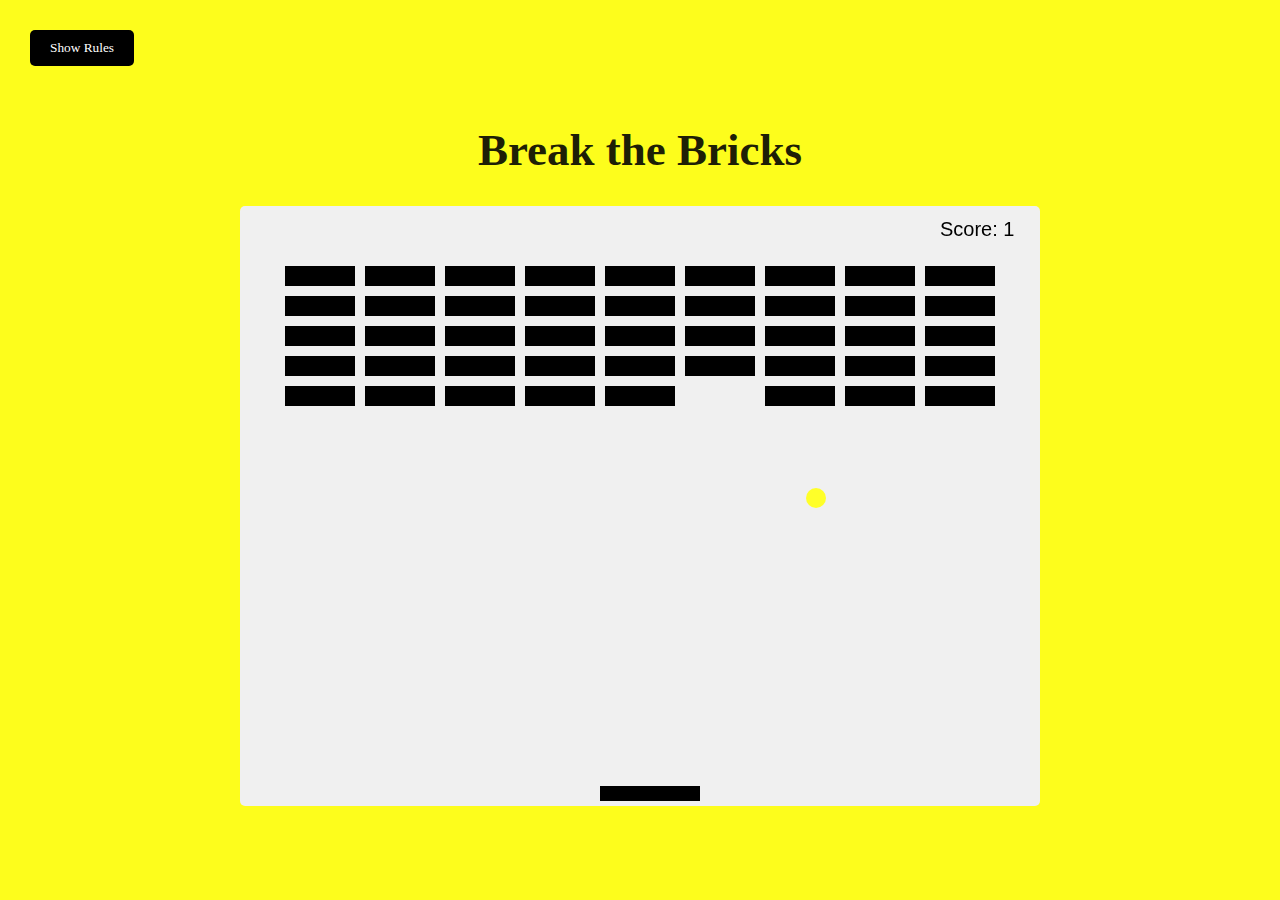
<file: vanillawebprojects-master/Break the bricks/index.html>
<!DOCTYPE html>
<html lang="en">
  <head>
    <meta charset="UTF-8" />
    <meta name="viewport" content="width=device-width, initial-scale=1.0" />
    <meta http-equiv="X-UA-Compatible" content="ie=edge" />
    <link rel="stylesheet" href="style.css" />
    <title>Break the Bricks</title>
  </head>
  <body>
    <h1>Break the Bricks</h1>
    <button id="rules-btn" class="btn rules-btn">Show Rules</button>
    <div id="rules" class="rules">
      <h2>Rules To Play:</h2>
      <p>
        Use your <- and -> keys for moving the down paddle.
      </p>
      <p>If you do not hit the ball with paddle then you score and bricks will reset.</p>
      <button id="close-btn" class="btn">Close</button>
    </div>

    <canvas id="canvas" width="800" height="600"></canvas>

    <script src="script.js"></script>
  </body>
</html>
</file>
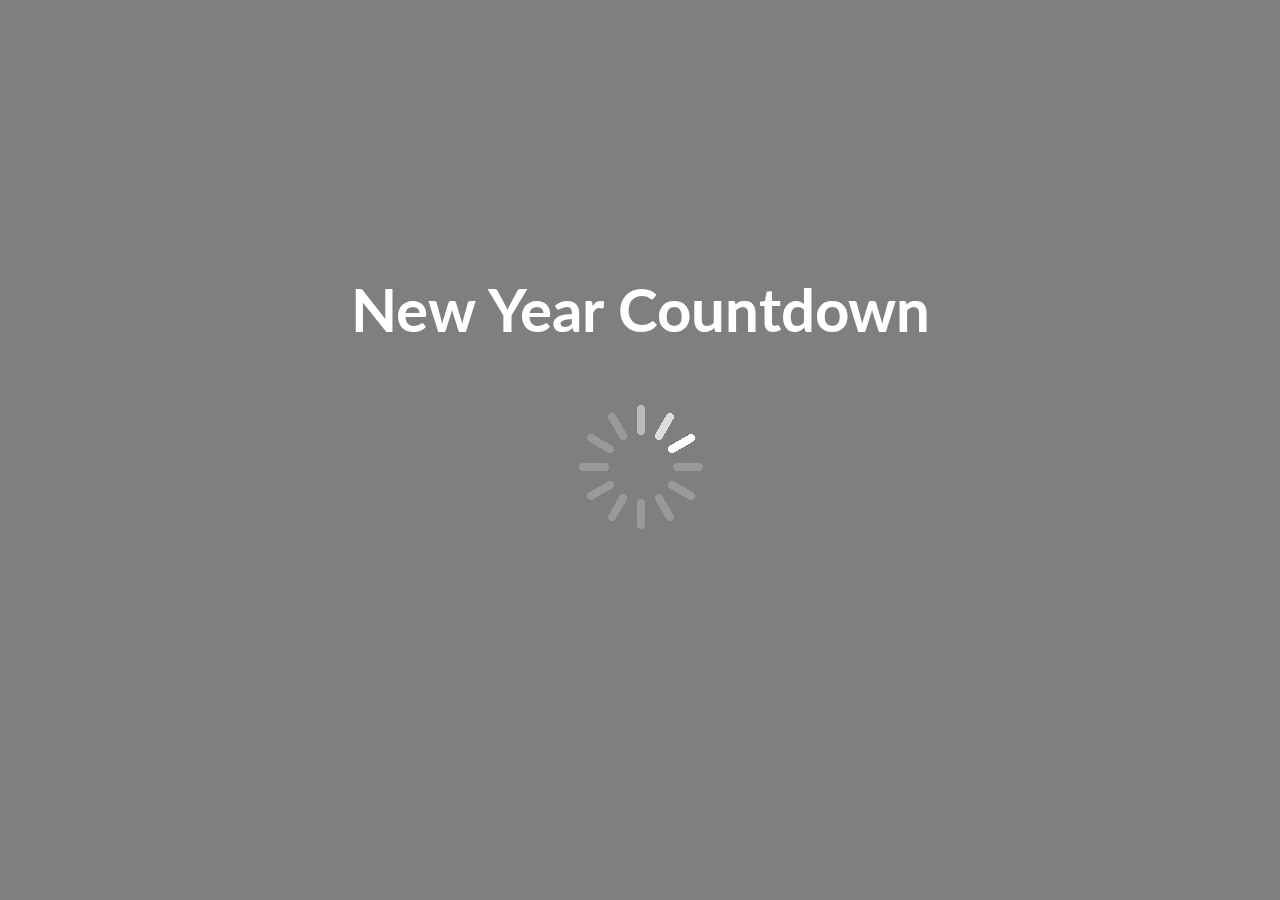
<file: vanillawebprojects-master/every new yr countdown/index.html>
<!DOCTYPE html>
<html lang="en">
  <head>
    <meta charset="UTF-8" />
    <meta name="viewport" content="width=device-width, initial-scale=1.0" />
    <meta http-equiv="X-UA-Compatible" content="ie=edge" />
    <link rel="stylesheet" href="style.css" />
    <title>New Year Countdown</title>
  </head>
  <body>
    <div id="year" class="year"></div>

    <h1>New Year Countdown</h1>

    <div id="countdown" class="countdown">
      <div class="time">
        <h2 id="days">00</h2>
        <small>days</small>
      </div>
      <div class="time">
        <h2 id="hours">00</h2>
        <small>hours</small>
      </div>
      <div class="time">
        <h2 id="minutes">00</h2>
        <small>minutes</small>
      </div>
      <div class="time">
        <h2 id="seconds">00</h2>
        <small>seconds</small>
      </div>
    </div>

    <img
      src="./img/spinner.gif"
      alt="Loading..."
      id="loading"
      class="loading"
    />

    <script src="script.js"></script>
  </body>
</html>
</file>
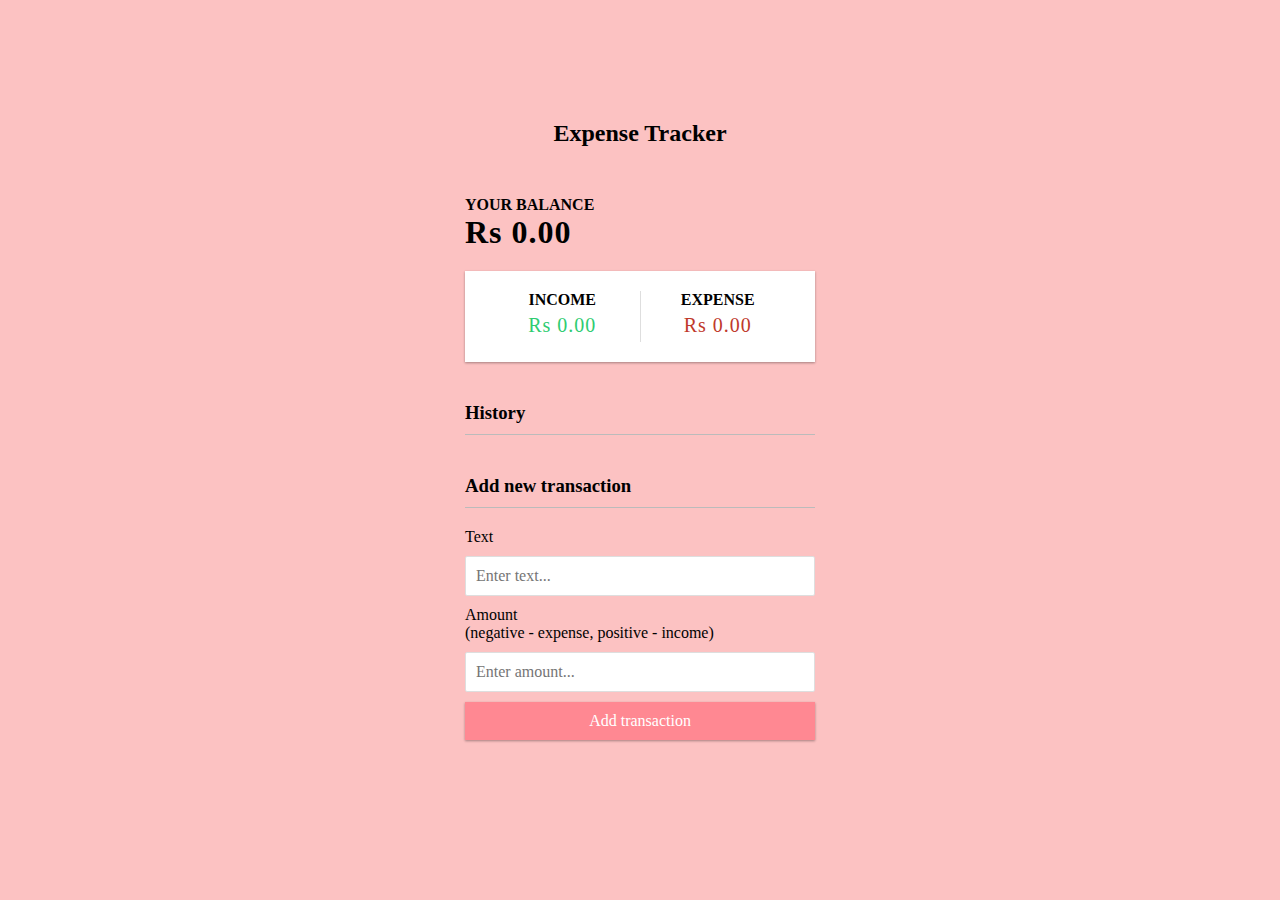
<file: vanillawebprojects-master/expense-tracker/index.html>
<!DOCTYPE html>
<html lang="en">
  <head>
    <meta charset="UTF-8" />
    <meta name="viewport" content="width=device-width, initial-scale=1.0" />
    <meta http-equiv="X-UA-Compatible" content="ie=edge" />
    <link rel="stylesheet" href="style.css" />
    <title>Expense Tracker</title>
  </head>
  <body>
    <h2>Expense Tracker</h2>

    <div class="container">
      <h4>Your Balance</h4>
      <h1 id="balance">Rs.0.00</h1>

      <div class="inc-exp-container">
        <div>
          <h4>Income</h4>
          <p id="money-plus" class="money plus">+Rs 0.00</p>
        </div>
        <div>
          <h4>Expense</h4>
          <p id="money-minus" class="money minus">-Rs 0.00</p>
        </div>
      </div>

      <h3>History</h3>
      <ul id="list" class="list">
        <!-- <li class="minus">
          Cash <span>-$400</span><button class="delete-btn">x</button>
        </li> -->
      </ul>

      <h3>Add new transaction</h3>
      <form id="form">
        <div class="form-control">
          <label for="text">Text</label>
          <input type="text" id="text" placeholder="Enter text..." />
        </div>
        <div class="form-control">
          <label for="amount"
            >Amount <br />
            (negative - expense, positive - income)</label
          >
          <input type="number" id="amount" placeholder="Enter amount..." />
        </div>
        <button class="btn">Add transaction</button>
      </form>
    </div>

    <script src="script.js"></script>
  </body>
</html>
</file>
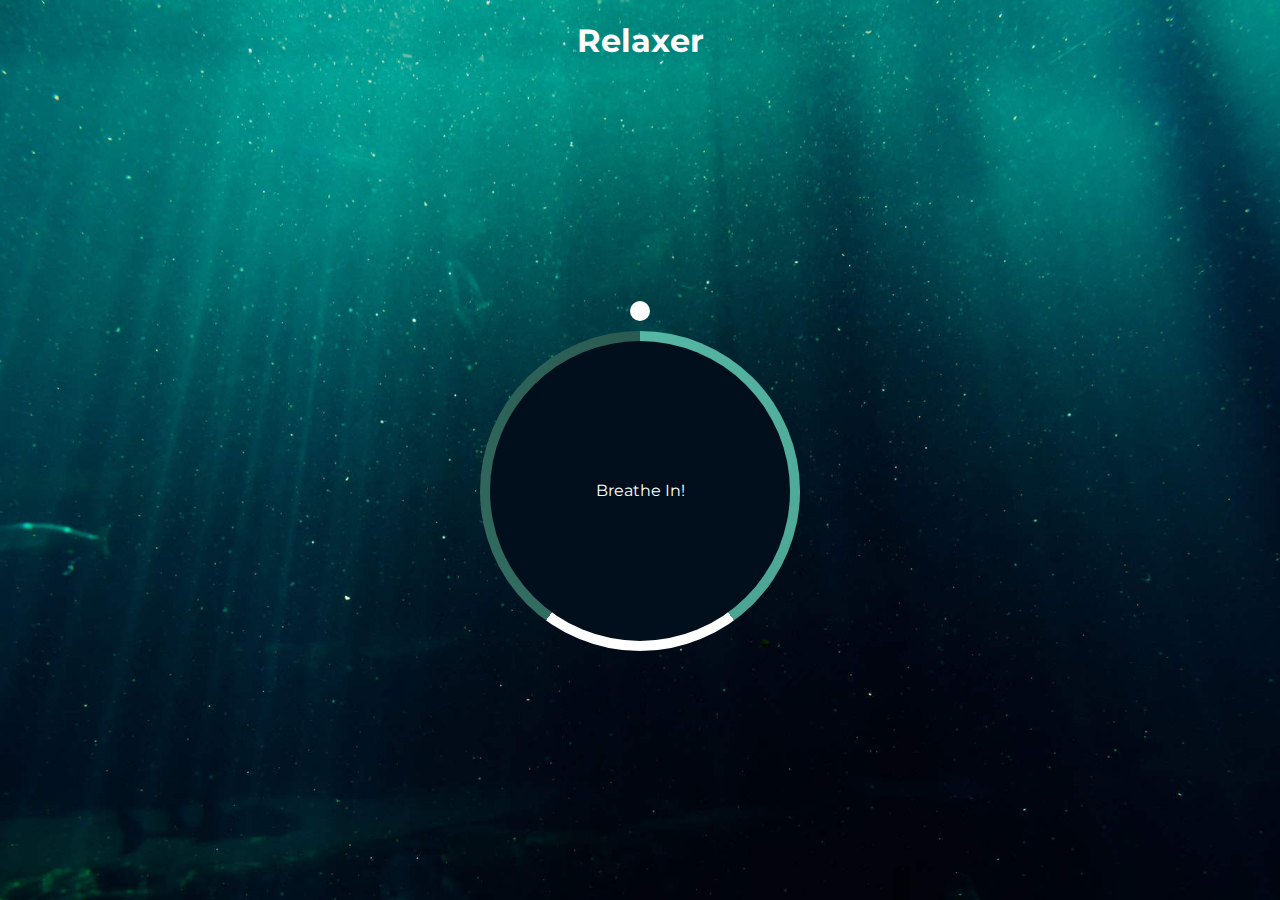
<file: vanillawebprojects-master/mind Relaxing app/index.html>
<!DOCTYPE html>
<html lang="en">
  <head>
    <meta charset="UTF-8" />
    <meta name="viewport" content="width=device-width, initial-scale=1.0" />
    <meta http-equiv="X-UA-Compatible" content="ie=edge" />
    <link rel="stylesheet" href="style.css" />
    <title>Relaxer</title>
  </head>
  <body>
    <h1>Relaxer</h1>

    <div class="container" id="container">
      <div class="circle"></div>

      <p id="text"></p>

      <div class="pointer-container">
        <span class="pointer"></span>
      </div>

      <div class="gradient-circle"></div>
    </div>

    <script src="script.js"></script>
  </body>
</html>
</file>
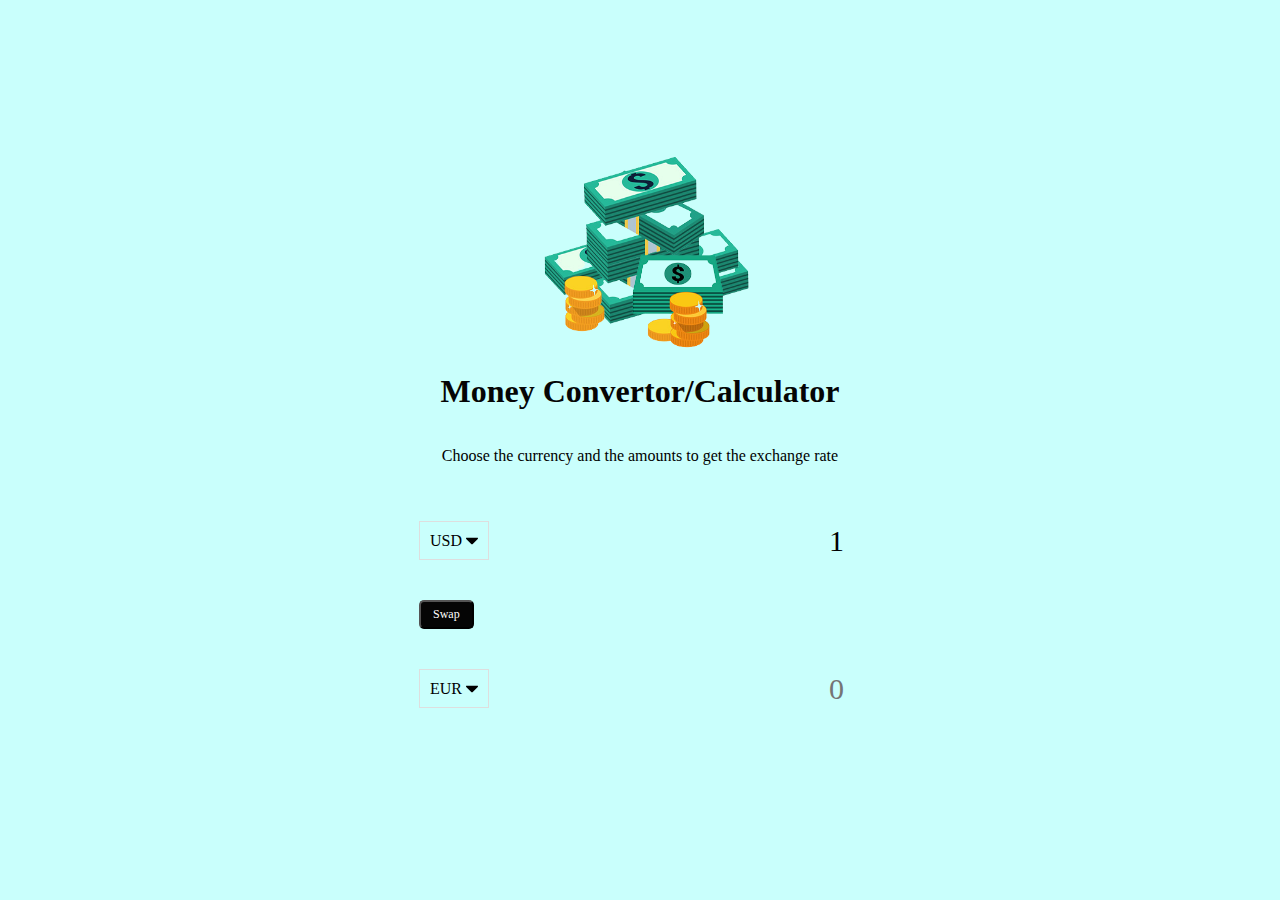
<file: vanillawebprojects-master/money convertor/index.html>
<!DOCTYPE html>
<html lang="en">
  <head>
    <meta charset="UTF-8" />
    <meta name="viewport" content="width=device-width, initial-scale=1.0" />
    <meta http-equiv="X-UA-Compatible" content="ie=edge" />
    <title>Exchange Rate Calculator</title>
    <link rel="stylesheet" href="style.css" />
  </head>
  <body>
    <img src="img/money-removebg-preview.png" alt="" class="money-img" />
    <h1>Money Convertor/Calculator</h1>
    <p>Choose the currency and the amounts to get the exchange rate</p>

    <div class="container">
      <div class="currency">
        <select id="currency-one">
          <option value="AED">AED</option>
          <option value="ARS">ARS</option>
          <option value="AUD">AUD</option>
          <option value="BGN">BGN</option>
          <option value="BRL">BRL</option>
          <option value="BSD">BSD</option>
          <option value="CAD">CAD</option>
          <option value="CHF">CHF</option>
          <option value="CLP">CLP</option>
          <option value="CNY">CNY</option>
          <option value="COP">COP</option>
          <option value="CZK">CZK</option>
          <option value="DKK">DKK</option>
          <option value="DOP">DOP</option>
          <option value="EGP">EGP</option>
          <option value="EUR">EUR</option>
          <option value="FJD">FJD</option>
          <option value="GBP">GBP</option>
          <option value="GTQ">GTQ</option>
          <option value="HKD">HKD</option>
          <option value="HRK">HRK</option>
          <option value="HUF">HUF</option>
          <option value="IDR">IDR</option>
          <option value="ILS">ILS</option>
          <option value="INR">INR</option>
          <option value="ISK">ISK</option>
          <option value="JPY">JPY</option>
          <option value="KRW">KRW</option>
          <option value="KZT">KZT</option>
          <option value="MXN">MXN</option>
          <option value="MYR">MYR</option>
          <option value="NOK">NOK</option>
          <option value="NZD">NZD</option>
          <option value="PAB">PAB</option>
          <option value="PEN">PEN</option>
          <option value="PHP">PHP</option>
          <option value="PKR">PKR</option>
          <option value="PLN">PLN</option>
          <option value="PYG">PYG</option>
          <option value="RON">RON</option>
          <option value="RUB">RUB</option>
          <option value="SAR">SAR</option>
          <option value="SEK">SEK</option>
          <option value="SGD">SGD</option>
          <option value="THB">THB</option>
          <option value="TRY">TRY</option>
          <option value="TWD">TWD</option>
          <option value="UAH">UAH</option>
          <option value="USD" selected>USD</option>
          <option value="UYU">UYU</option>
          <option value="VND">VND</option>
          <option value="ZAR">ZAR</option>
        </select>
        <input type="number" id="amount-one" placeholder="0" value="1" />
      </div>

      <div class="swap-rate-container">
        <button class="btn" id="swap">
          Swap
        </button>
        <div class="rate" id="rate"></div>
      </div>

      <div class="currency">
        <select id="currency-two">
          <option value="AED">AED</option>
          <option value="ARS">ARS</option>
          <option value="AUD">AUD</option>
          <option value="BGN">BGN</option>
          <option value="BRL">BRL</option>
          <option value="BSD">BSD</option>
          <option value="CAD">CAD</option>
          <option value="CHF">CHF</option>
          <option value="CLP">CLP</option>
          <option value="CNY">CNY</option>
          <option value="COP">COP</option>
          <option value="CZK">CZK</option>
          <option value="DKK">DKK</option>
          <option value="DOP">DOP</option>
          <option value="EGP">EGP</option>
          <option value="EUR" selected>EUR</option>
          <option value="FJD">FJD</option>
          <option value="GBP">GBP</option>
          <option value="GTQ">GTQ</option>
          <option value="HKD">HKD</option>
          <option value="HRK">HRK</option>
          <option value="HUF">HUF</option>
          <option value="IDR">IDR</option>
          <option value="ILS">ILS</option>
          <option value="INR">INR</option>
          <option value="ISK">ISK</option>
          <option value="JPY">JPY</option>
          <option value="KRW">KRW</option>
          <option value="KZT">KZT</option>
          <option value="MXN">MXN</option>
          <option value="MYR">MYR</option>
          <option value="NOK">NOK</option>
          <option value="NZD">NZD</option>
          <option value="PAB">PAB</option>
          <option value="PEN">PEN</option>
          <option value="PHP">PHP</option>
          <option value="PKR">PKR</option>
          <option value="PLN">PLN</option>
          <option value="PYG">PYG</option>
          <option value="RON">RON</option>
          <option value="RUB">RUB</option>
          <option value="SAR">SAR</option>
          <option value="SEK">SEK</option>
          <option value="SGD">SGD</option>
          <option value="THB">THB</option>
          <option value="TRY">TRY</option>
          <option value="TWD">TWD</option>
          <option value="UAH">UAH</option>
          <option value="USD">USD</option>
          <option value="UYU">UYU</option>
          <option value="VND">VND</option>
          <option value="ZAR">ZAR</option>
        </select>
        <input type="number" id="amount-two" placeholder="0" />
      </div>
    </div>

    <script src="script.js"></script>
  </body>
</html>
</file>
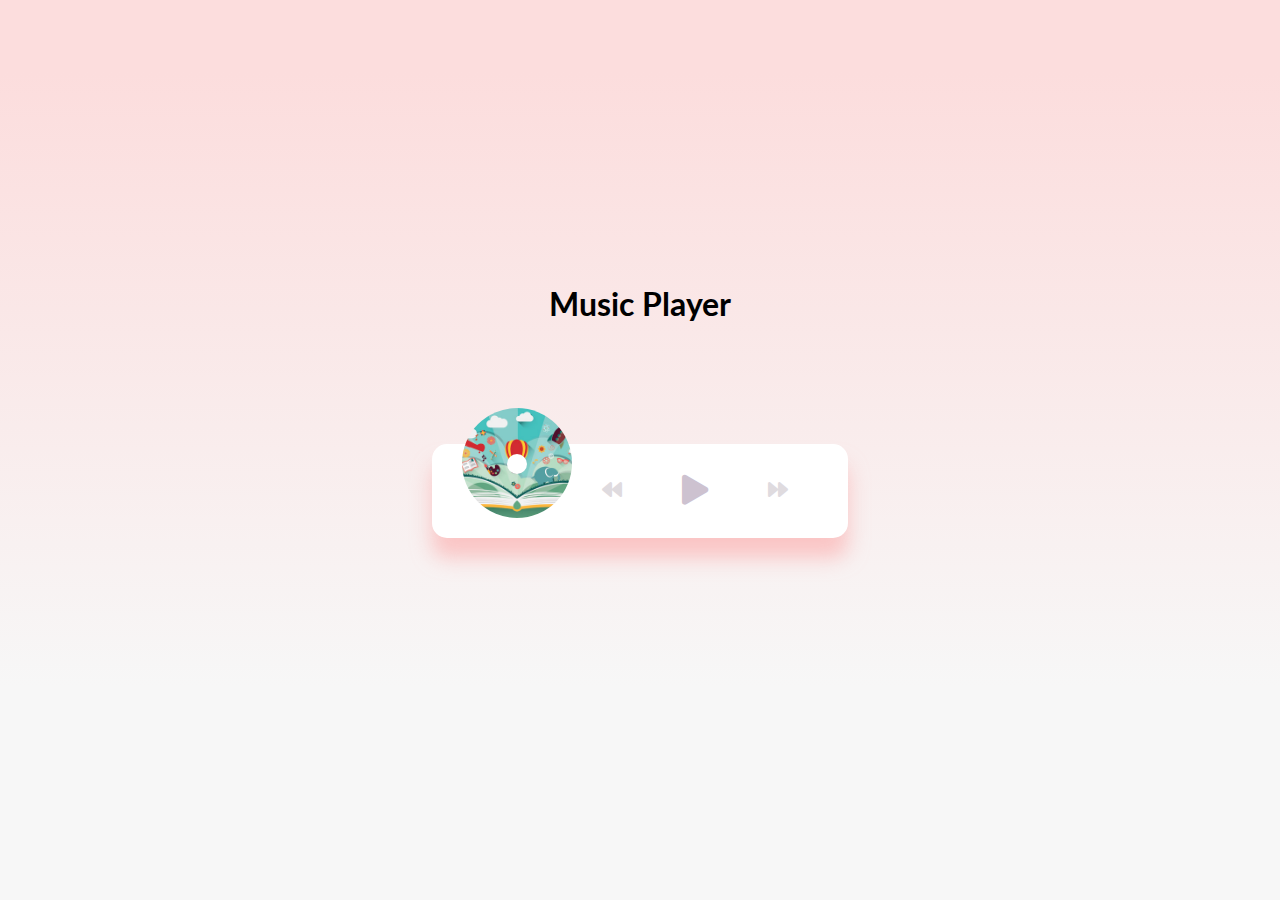
<file: vanillawebprojects-master/music card/index.html>
<!DOCTYPE html>
<html lang="en">
  <head>
    <meta charset="UTF-8" />
    <meta name="viewport" content="width=device-width, initial-scale=1.0" />
    <meta http-equiv="X-UA-Compatible" content="ie=edge" />
    <link
      rel="stylesheet"
      href="https://cdnjs.cloudflare.com/ajax/libs/font-awesome/5.10.2/css/all.min.css"
    />
    <link rel="stylesheet" href="style.css" />
    <title>Music Player</title>
  </head>
  <body>
    <h1>Music Player</h1>

    <div class="music-container" id="music-container">
      <div class="music-info">
        <h4 id="title"></h4>
        <div class="progress-container" id="progress-container">
          <div class="progress" id="progress"></div>
        </div>
      </div>

      <audio src="music/ukulele.mp3" id="audio"></audio>

      <div class="img-container">
        <img src="images/ukulele.jpg" alt="music-cover" id="cover" />
      </div>
      <div class="navigation">
        <button id="prev" class="action-btn">
          <i class="fas fa-backward"></i>
        </button>
        <button id="play" class="action-btn action-btn-big">
          <i class="fas fa-play"></i>
        </button>
        <button id="next" class="action-btn">
          <i class="fas fa-forward"></i>
        </button>
      </div>
    </div>

    <script src="script.js"></script>
  </body>
</html>
</file>
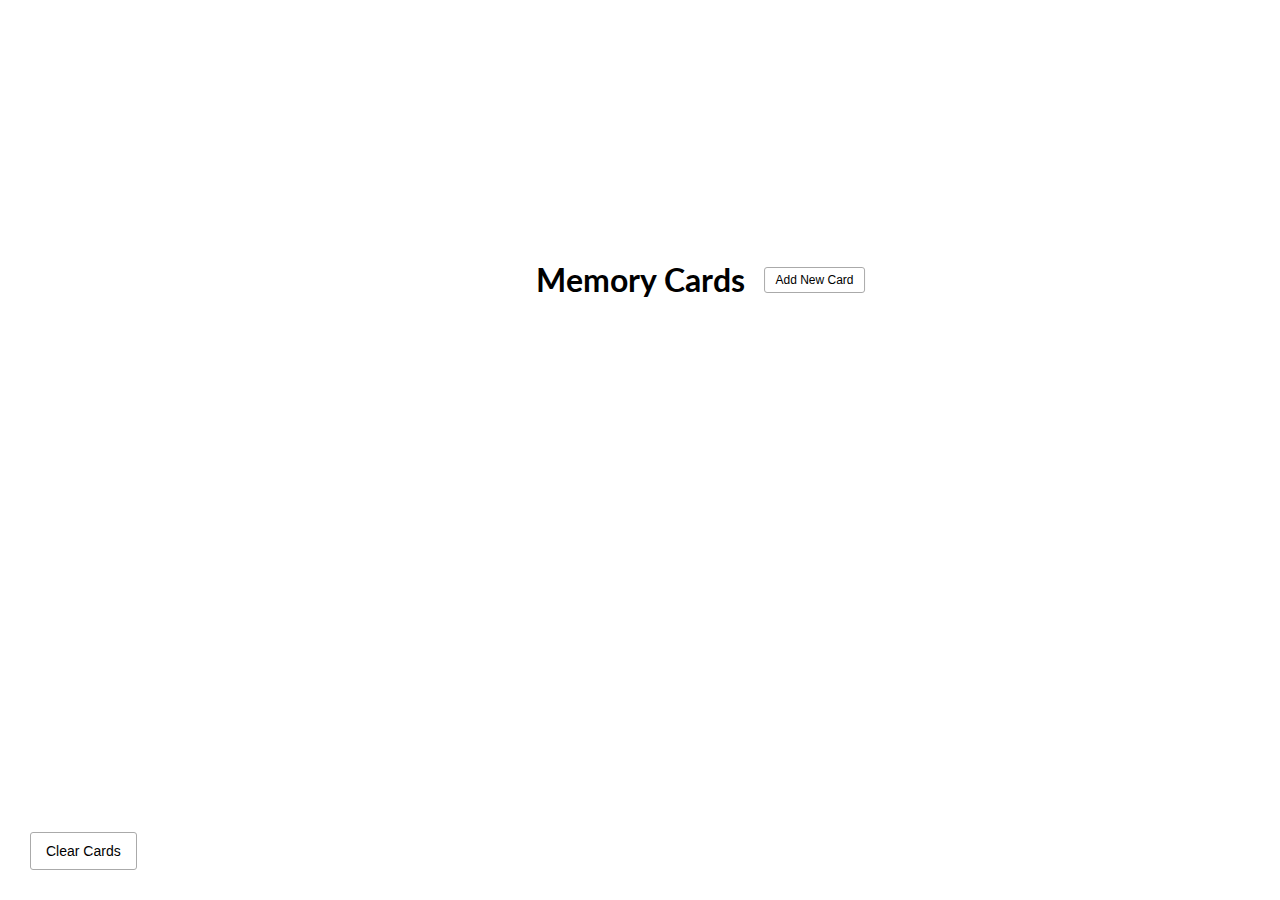
<file: vanillawebprojects-master/Remembering cards/index.html>
<!DOCTYPE html>
<html lang="en">
  <head>
    <meta charset="UTF-8" />
    <meta name="viewport" content="width=device-width, initial-scale=1.0" />
    <meta http-equiv="X-UA-Compatible" content="ie=edge" />
    <link
      rel="stylesheet"
      href="https://cdnjs.cloudflare.com/ajax/libs/font-awesome/5.11.2/css/all.min.css"
      integrity="sha256-+N4/V/SbAFiW1MPBCXnfnP9QSN3+Keu+NlB+0ev/YKQ="
      crossorigin="anonymous"
    />
    <link rel="stylesheet" href="style.css" />
    <title>Memory Cards</title>
  </head>
  <body>
    <button id="clear" class="clear btn">
      <i class="fas fa-trash"></i> Clear Cards
    </button>

    <h1>
      Memory Cards
      <button id="show" class="btn btn-small">
        <i class="fas fa-plus"></i> Add New Card
      </button>
    </h1>

    <div id="cards-container" class="cards">
      <!-- <div class="card active">
        <div class="inner-card">
          <div class="inner-card-front">
            <p>
              What is PHP?
            </p>
          </div>
          <div class="inner-card-back">
            <p>
              A programming language
            </p>
          </div>
        </div>
      </div>

      <div class="card">
        <div class="inner-card">
          <div class="inner-card-front">
            <p>
              What is PHP?
            </p>
          </div>
          <div class="inner-card-back">
            <p>
              A programming language
            </p>
          </div>
        </div>
      </div> -->
    </div>

    <div class="navigation">
      <button id="prev" class="nav-button">
        <i class="fas fa-arrow-left"></i>
      </button>

      <p id="current"></p>

      <button id="next" class="nav-button">
        <i class="fas fa-arrow-right"></i>
      </button>
    </div>

    <div id="add-container" class="add-container">
      <h1>
        Add New Card
        <button id="hide" class="btn btn-small btn-ghost">
          <i class="fas fa-times"></i>
        </button>
      </h1>

      <div class="form-group">
        <label for="question">Question</label>
        <textarea id="question" placeholder="Enter question..."></textarea>
      </div>

      <div class="form-group">
        <label for="answer">Answer</label>
        <textarea id="answer" placeholder="Enter Answer..."></textarea>
      </div>

      <button id="add-card" class="btn">
        <i class="fas fa-plus"></i> Add Card
      </button>
    </div>

    <script src="script.js"></script>
  </body>
</html>
</file>
<file: vanillawebprojects-master/Break the bricks/style.css>
* {
  box-sizing: border-box;
  font-family: cursive;
}

body {
  background-color:	#fdfd1c;
  display: flex;
  flex-direction: column;
  align-items: center;
  justify-content: center;
  font-family: Arial, Helvetica, sans-serif;
  min-height: 100vh;
  margin: 0;
}

h1 {
  font-size: 45px;
  color: rgb(30, 31, 6);
  font-family: cursive;
}

canvas {
  background: #f0f0f0;
  display: block;
  border-radius: 5px;
}

.btn {
  cursor: pointer;
  border: 0;
  padding: 10px 20px;
  background: #000;
  color: #fff;
  border-radius: 5px;
}

.btn:focus {
  outline: 0;
}

.btn:hover {
  background: #222;
}

.btn:active {
  transform: scale(0.98);
}

.rules-btn {
  position: absolute;
  top: 30px;
  left: 30px;
}

.rules {
  position: absolute;
  top: 0;
  left: 0;
  background: rgb(240, 247, 109);
  color: rgb(21, 22, 18);
  min-height: 100vh;
  width: 400px;
  padding: 20px;
  line-height: 1.5;
  transform: translateX(-400px);
  transition: transform 1s ease-in-out;
}

.rules.show {
  transform: translateX(0);
}
</file>
<file: vanillawebprojects-master/every new yr countdown/style.css>
@import url('https://fonts.googleapis.com/css?family=Lato&display=swap');

* {
  box-sizing: border-box;
}

body {
  background-image: url('https://images.unsplash.com/photo-1467810563316-b5476525c0f9?ixlib=rb-1.2.1&ixid=eyJhcHBfaWQiOjEyMDd9&auto=format&fit=crop&w=1349&q=80');
  background-repeat: no-repeat;
  background-size: cover;
  background-position: center center;
  height: 100vh;
  color: #fff;
  font-family: 'Lato', sans-serif;
  display: flex;
  flex-direction: column;
  align-items: center;
  justify-content: center;
  text-align: center;
  margin: 0;
  overflow: hidden;
}

/* Add a dark overlay */
body::after {
  content: '';
  position: absolute;
  top: 0;
  left: 0;
  width: 100%;
  height: 100%;
  background-color: rgba(0, 0, 0, 0.5);
}

body * {
  z-index: 1;
}

h1 {
  font-size: 60px;
  margin: -80px 0 40px;
}

.year {
  font-size: 200px;
  z-index: -1;
  opacity: 0.2;
  position: absolute;
  bottom: 20px;
  left: 50%;
  transform: translateX(-50%);
}

.countdown {
  /* display: flex; */
  display: none;
  transform: scale(2);
}

.time {
  display: flex;
  flex-direction: column;
  align-items: center;
  justify-content: center;
  margin: 15px;
}

.time h2 {
  margin: 0 0 5px;
}

@media (max-width: 500px) {
  h1 {
    font-size: 45px;
  }

  .time {
    margin: 5px;
  }

  .time h2 {
    font-size: 12px;
    margin: 0;
  }

  .time small {
    font-size: 10px;
  }
}
</file>
<file: vanillawebprojects-master/expense-tracker/style.css>
@import url('https://fonts.googleapis.com/css?family=Lato&display=swap');

:root {
  --box-shadow: 0 1px 3px rgba(0, 0, 0, 0.12), 0 1px 2px rgba(0, 0, 0, 0.24);
}

* {
  box-sizing: border-box;
  font-family: cursive;
}

body {
  background-color: #fcc2c2;
  display: flex;
  flex-direction: column;
  align-items: center;
  justify-content: center;
  min-height: 100vh;
  margin: 0;
  font-family: 'Lato', sans-serif;
}

.container {
  margin: 30px auto;
  width: 350px;
}

h1 {
  letter-spacing: 1px;
  margin: 0;
}

h3 {
  border-bottom: 1px solid #bbb;
  padding-bottom: 10px;
  margin: 40px 0 10px;
}

h4 {
  margin: 0;
  text-transform: uppercase;
}

.inc-exp-container {
  background-color: #fff;
  box-shadow: var(--box-shadow);
  padding: 20px;
  display: flex;
  justify-content: space-between;
  margin: 20px 0;
}

.inc-exp-container > div {
  flex: 1;
  text-align: center;
}

.inc-exp-container > div:first-of-type {
  border-right: 1px solid #dedede;
}

.money {
  font-size: 20px;
  letter-spacing: 1px;
  margin: 5px 0;
}

.money.plus {
  color: #2ecc71;
}

.money.minus {
  color: #c0392b;
}

label {
  display: inline-block;
  margin: 10px 0;
}

input[type='text'],
input[type='number'] {
  border: 1px solid #dedede;
  border-radius: 2px;
  display: block;
  font-size: 16px;
  padding: 10px;
  width: 100%;
}

.btn {
  cursor: pointer;
  background-color: #ff8892;
  box-shadow: var(--box-shadow);
  color: #fff;
  border: 0;
  display: block;
  font-size: 16px;
  margin: 10px 0 30px;
  padding: 10px;
  width: 100%;
}

.btn:focus,
.delete-btn:focus {
  outline: 0;
}

.list {
  list-style-type: none;
  padding: 0;
  margin-bottom: 40px;
}

.list li {
  background-color: #fff;
  box-shadow: var(--box-shadow);
  color: #333;
  display: flex;
  justify-content: space-between;
  position: relative;
  padding: 10px;
  margin: 10px 0;
}

.list li.plus {
  border-right: 5px solid #2ecc71;
}

.list li.minus {
  border-right: 5px solid #c0392b;
}

.delete-btn {
  cursor: pointer;
  background-color: #e74c3c;
  border: 0;
  color: #fff;
  font-size: 20px;
  line-height: 20px;
  padding: 2px 5px;
  position: absolute;
  top: 50%;
  left: 0;
  transform: translate(-100%, -50%);
  opacity: 0;
  transition: opacity 0.3s ease;
}

.list li:hover .delete-btn {
  opacity: 1;
}
</file>
<file: vanillawebprojects-master/mind Relaxing app/style.css>
@import url('https://fonts.googleapis.com/css?family=Montserrat&display=swap');

* {
  box-sizing: border-box;
}

body {
  background: #224941 url('./img/bg.jpg') no-repeat center center/cover;
  color: #fff;
  font-family: 'Montserrat', sans-serif;
  min-height: 100vh;
  overflow: hidden;
  display: flex;
  flex-direction: column;
  align-items: center;
  margin: 0;
}

.container {
  display: flex;
  align-items: center;
  justify-content: center;
  margin: auto;
  height: 300px;
  width: 300px;
  position: relative;
  transform: scale(1);
}

.circle {
  background-color: #010f1c;
  height: 100%;
  width: 100%;
  border-radius: 50%;
  position: absolute;
  top: 0;
  left: 0;
  z-index: -1;
}

.gradient-circle {
  background: conic-gradient(
    #55b7a4 0%,
    #4ca493 40%,
    #fff 40%,
    #fff 60%,
    #336d62 60%,
    #2a5b52 100%
  );
  height: 320px;
  width: 320px;
  z-index: -2;
  border-radius: 50%;
  position: absolute;
  top: -10px;
  left: -10px;
}

.pointer {
  background-color: #fff;
  border-radius: 50%;
  height: 20px;
  width: 20px;
  display: block;
}

.pointer-container {
  position: absolute;
  top: -40px;
  left: 140px;
  width: 20px;
  height: 190px;
  animation: rotate 7.5s linear forwards infinite;
  transform-origin: bottom center;
}

@keyframes rotate {
  from {
    transform: rotate(0deg);
  }

  to {
    transform: rotate(360deg);
  }
}

.container.grow {
  animation: grow 3s linear forwards;
}

@keyframes grow {
  from {
    transform: scale(1);
  }

  to {
    transform: scale(1.2);
  }
}

.container.shrink {
  animation: shrink 3s linear forwards;
}

@keyframes shrink {
  from {
    transform: scale(1.2);
  }

  to {
    transform: scale(1);
  }
}
</file>
<file: vanillawebprojects-master/money convertor/style.css>
:root {
  --primary-color: #050505;
}

* {
  box-sizing: border-box;
  font-family: cursive;
}

body {
  background-color: #c9fffc;
  font-family: Arial, Helvetica, sans-serif;
  display: flex;
  flex-direction: column;
  align-items: center;
  justify-content: center;
  height: 100vh;
  margin: 0;
  padding: 20px;
}

h1 {
  color: var(--primary-color);
}

p {
  text-align: center;
}

.btn {
  color: #fff;
  background: var(--primary-color);
  cursor: pointer;
  border-radius: 5px;
  font-size: 12px;
  padding: 5px 12px;
}

.money-img {
  width: 230px;
  height:200px
}

.currency {
  padding: 40px 0;
  display: flex;
  align-items: center;
  justify-content: space-between;
}

.currency select {
  padding: 10px 20px 10px 10px;
  -moz-appearance: none;
  -webkit-appearance: none;
  appearance: none;
  border: 1px solid #dedede;
  font-size: 16px;
  /*  You may not need these following lines. The arrow did not show for me on MacOS/Chrome so I added it. Just remove it if you would like  */
  background: transparent;
  background-image: url('data:image/svg+xml;charset=US-ASCII,%3Csvg%20xmlns%3D%22http%3A%2F%2Fwww.w3.org%2F2000%2Fsvg%22%20width%3D%22292.4%22%20height%3D%22292.4%22%3E%3Cpath%20fill%3D%22%20000002%22%20d%3D%22M287%2069.4a17.6%2017.6%200%200%200-13-5.4H18.4c-5%200-9.3%201.8-12.9%205.4A17.6%2017.6%200%200%200%200%2082.2c0%205%201.8%209.3%205.4%2012.9l128%20127.9c3.6%203.6%207.8%205.4%2012.8%205.4s9.2-1.8%2012.8-5.4L287%2095c3.5-3.5%205.4-7.8%205.4-12.8%200-5-1.9-9.2-5.5-12.8z%22%2F%3E%3C%2Fsvg%3E');
  background-position: right 10px top 50%, 0, 0;
  background-size: 12px auto, 100%;
  background-repeat: no-repeat;
}

.currency input {
  border: 0;
  background: transparent;
  font-size: 30px;
  text-align: right;
}

.swap-rate-container {
  display: flex;
  align-items: center;
  justify-content: space-between;
}

.rate {
  color: var(--primary-color);
  font-size: 14px;
  padding: 0 10px;
}

select:focus,
input:focus,
button:focus {
  outline: 0;
}

@media (max-width: 600px) {
  .currency input {
    width: 200px;
  }
}
</file>
<file: vanillawebprojects-master/music card/style.css>
@import url('https://fonts.googleapis.com/css?family=Lato&display=swap');

* {
  box-sizing: border-box;
}

body {
  background-image: linear-gradient(
    0deg,
    rgba(247, 247, 247, 1) 23.8%,
    rgba(252, 221, 221, 1) 92%
  );
  height: 100vh;
  display: flex;
  flex-direction: column;
  align-items: center;
  justify-content: center;
  font-family: 'Lato', sans-serif;
  margin: 0;
}

.music-container {
  background-color: #fff;
  border-radius: 15px;
  box-shadow: 0 20px 20px 0 rgba(252, 169, 169, 0.6);
  display: flex;
  padding: 20px 30px;
  position: relative;
  margin: 100px 0;
  z-index: 10;
}

.img-container {
  position: relative;
  width: 110px;
}

.img-container::after {
  content: '';
  background-color: #fff;
  border-radius: 50%;
  position: absolute;
  bottom: 100%;
  left: 50%;
  width: 20px;
  height: 20px;
  transform: translate(-50%, 50%);
}

.img-container img {
  border-radius: 50%;
  object-fit: cover;
  height: 110px;
  width: inherit;
  position: absolute;
  bottom: 0;
  left: 0;
  animation: rotate 3s linear infinite;

  animation-play-state: paused;
}

.music-container.play .img-container img {
  animation-play-state: running;
}

@keyframes rotate {
  from {
    transform: rotate(0deg);
  }

  to {
    transform: rotate(360deg);
  }
}

.navigation {
  display: flex;
  align-items: center;
  justify-content: center;
  z-index: 1;
}

.action-btn {
  background-color: #fff;
  border: 0;
  color: #dfdbdf;
  font-size: 20px;
  cursor: pointer;
  padding: 10px;
  margin: 0 20px;
}

.action-btn.action-btn-big {
  color: #cdc2d0;
  font-size: 30px;
}

.action-btn:focus {
  outline: 0;
}

.music-info {
  background-color: rgba(255, 255, 255, 0.5);
  border-radius: 15px 15px 0 0;
  position: absolute;
  top: 0;
  left: 20px;
  width: calc(100% - 40px);
  padding: 10px 10px 10px 150px;
  opacity: 0;
  transform: translateY(0%);
  transition: transform 0.3s ease-in, opacity 0.3s ease-in;
  z-index: 0;
}

.music-container.play .music-info {
  opacity: 1;
  transform: translateY(-100%);
}

.music-info h4 {
  margin: 0;
}

.progress-container {
  background: #fff;
  border-radius: 5px;
  cursor: pointer;
  margin: 10px 0;
  height: 4px;
  width: 100%;
}

.progress {
  background-color: #fe8daa;
  border-radius: 5px;
  height: 100%;
  width: 0%;
  transition: width 0.1s linear;
}
</file>
<file: vanillawebprojects-master/Remembering cards/style.css>
@import url('https://fonts.googleapis.com/css?family=Lato:300,500,700&display=swap');

* {
  box-sizing: border-box;
}

body {
  background-color: #fff;
  display: flex;
  flex-direction: column;
  align-items: center;
  justify-content: center;
  height: 100vh;
  margin: 0;
  overflow: hidden;
  font-family: 'Lato', sans-serif;
}

h1 {
  position: relative;
}

h1 button {
  position: absolute;
  right: 0;
  transform: translate(120%, -50%);
  z-index: 2;
}

.btn {
  cursor: pointer;
  background-color: #fff;
  border: 1px solid #aaa;
  border-radius: 3px;
  font-size: 14px;
  margin-top: 20px;
  padding: 10px 15px;
}

.btn-small {
  font-size: 12px;
  padding: 5px 10px;
}

.btn-ghost {
  border: 0;
  background-color: transparent;
}

.clear {
  position: absolute;
  bottom: 30px;
  left: 30px;
}

.cards {
  perspective: 1000px;
  position: relative;
  height: 300px;
  width: 500px;
  max-width: 100%;
}

.card {
  position: absolute;
  opacity: 0;
  font-size: 1.5em;
  top: 0;
  left: 0;
  height: 100%;
  width: 100%;
  transform: translateX(50%) rotateY(-10deg);
  transition: transform 0.4s ease, opacity 0.4s ease;
}

.card.active {
  cursor: pointer;
  opacity: 1;
  z-index: 10;
  transform: translateX(0) rotateY(0deg);
}

.card.left {
  transform: translateX(-50%) rotateY(10deg);
}

.inner-card {
  box-shadow: 0 1px 10px rgba(0, 0, 0, 0.3);
  border-radius: 4px;
  height: 100%;
  width: 100%;
  position: relative;
  transform-style: preserve-3d;
  transition: transform 0.4s ease;
}

.card.show-answer .inner-card {
  transform: rotateX(180deg);
}

.inner-card-front,
.inner-card-back {
  backface-visibility: hidden;
  position: absolute;
  top: 0;
  left: 0;
  display: flex;
  align-items: center;
  justify-content: center;
  height: 100%;
  width: 100%;
  background: #fff;
}

.inner-card-front {
  transform: rotateX(0deg);
  z-index: 2;
}

.inner-card-back {
  transform: rotateX(180deg);
}

.inner-card-front::after,
.inner-card-back::after {
  content: '\f021  Flip';
  font-family: 'Font Awesome 5 Free', Lato, sans-serif;
  position: absolute;
  top: 10px;
  right: 10px;
  font-weight: bold;
  font-size: 16px;
  color: #ddd;
}

.navigation {
  display: flex;
  margin: 20px 0;
}

.navigation .nav-button {
  border: none;
  background-color: transparent;
  cursor: pointer;
  font-size: 16px;
}

.navigation p {
  margin: 0 25px;
}

.add-container {
  opacity: 0;
  z-index: -1;
  background-color: #f0f0f0;
  border-top: 2px solid #eee;
  display: flex;
  flex-direction: column;
  align-items: center;
  justify-content: center;
  padding: 10px 0;
  position: absolute;
  top: 0;
  bottom: 0;
  width: 100%;
  transition: 0.3s ease;
}

.add-container.show {
  opacity: 1;
  z-index: 2;
}

.add-container h3 {
  margin: 10px 0;
}

.form-group label {
  display: block;
  margin: 20px 0 10px;
}

.form-group textarea {
  border: 1px solid #aaa;
  border-radius: 3px;
  font-size: 16px;
  padding: 12px;
  min-width: 500px;
  max-width: 100%;
}
</file>
